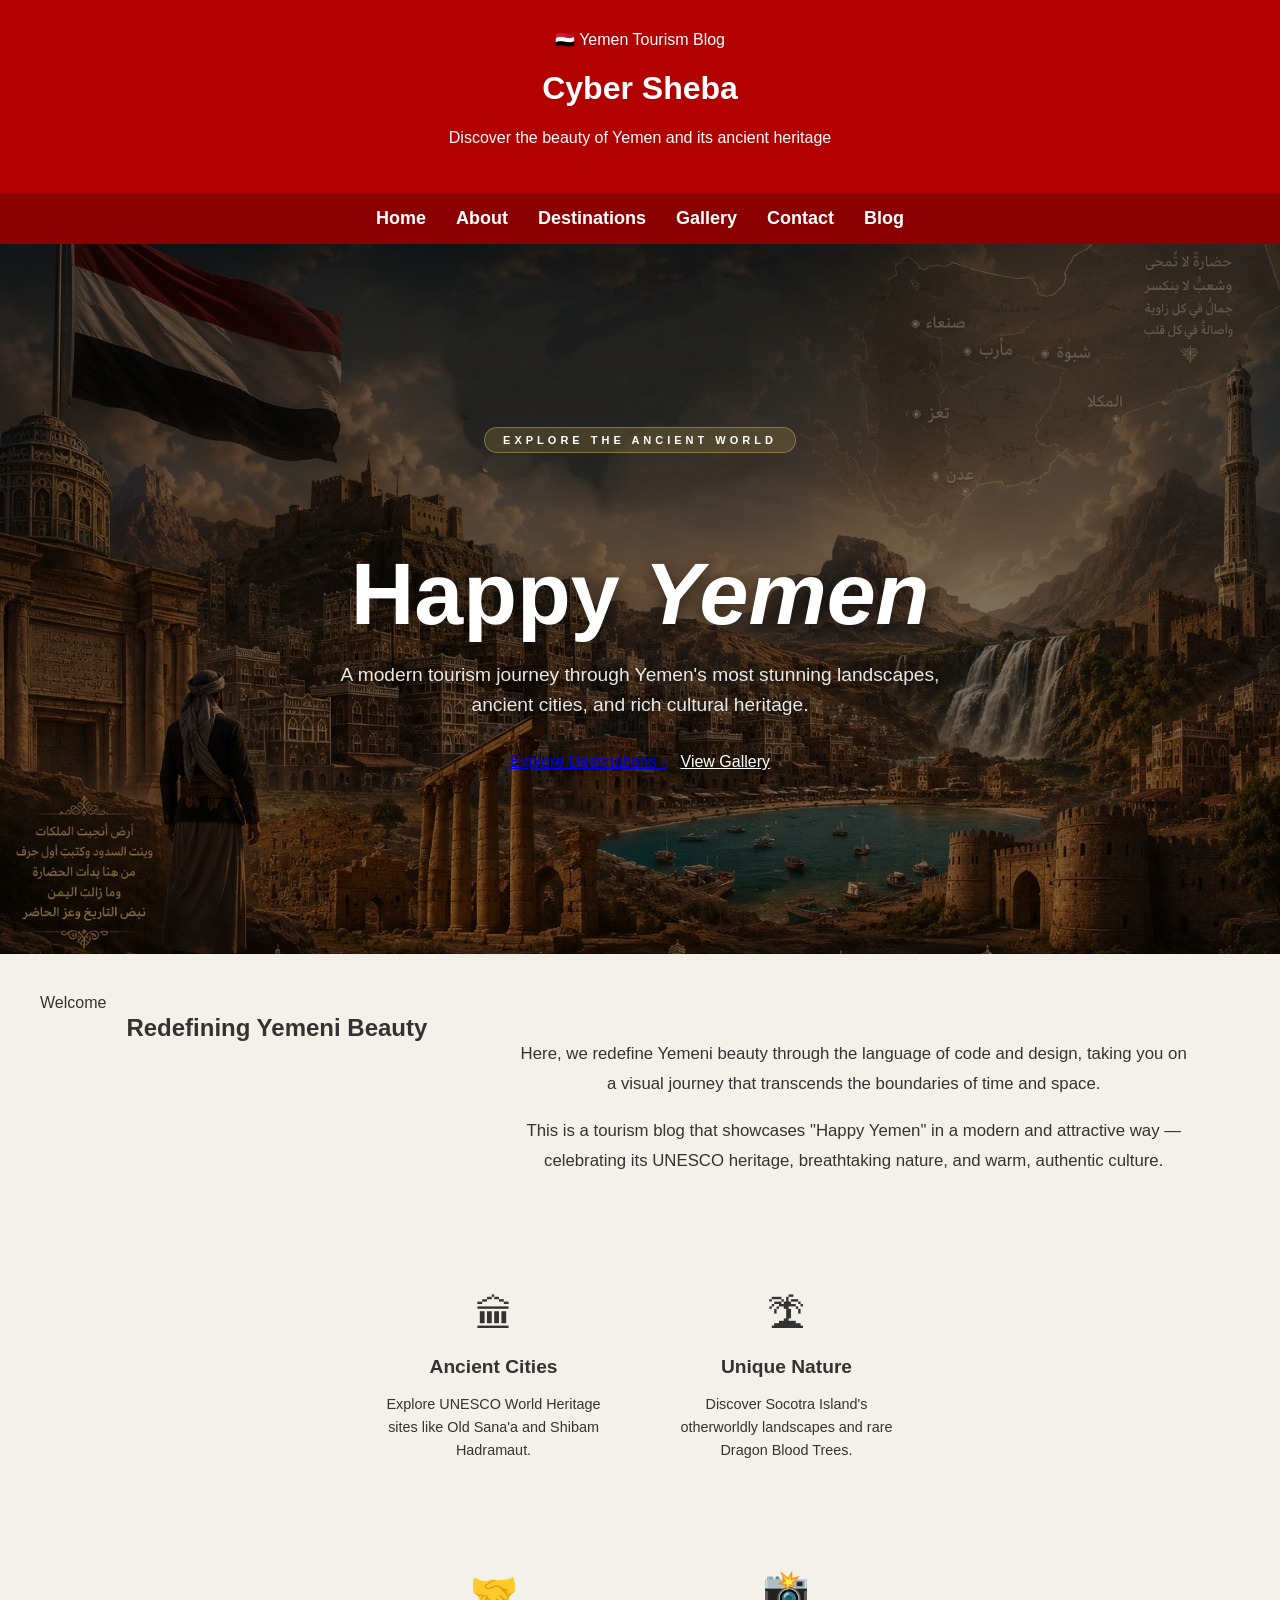
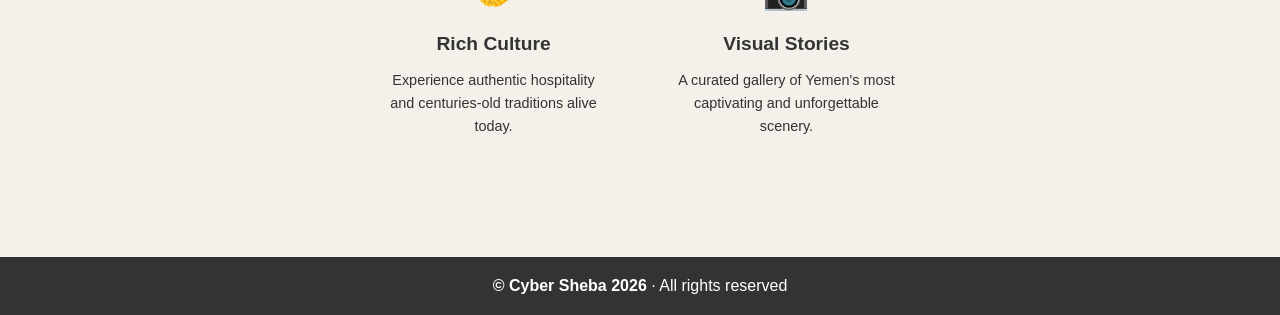
<file: index.html>
<!DOCTYPE html>
<html lang="en" dir="ltr">
<head>
  <meta charset="UTF-8">
  <meta name="viewport" content="width=device-width, initial-scale=1.0">
  <title>Cyber Sheba | Home</title>
  <link rel="stylesheet" href="style.css">
  <style>
    /* Hero specific */
    .hero {
      min-height: 550px;
      /* تم إضافة الصورة هنا مع طبقة تعتيم (شفافية) لبروز النص */
      background:
        linear-gradient(to bottom, rgba(0, 0, 0, 0.6) 0%, rgba(0, 0, 0, 0.4) 100%),
        url('too000.jpg') center/cover no-repeat;
      display: flex;
      flex-direction: column;
      align-items: center;
      justify-content: center;
      text-align: center;
      padding: 80px 24px;
      position: relative;
      color: #fff;
    }
    .hero::after {
      content: '';
      position: absolute;
      bottom: -1px; left: 0; right: 0;
      height: 60px;
      background: var(--cream);
      clip-path: ellipse(60% 100% at 50% 100%);
    }
    .hero-badge {
      font-size: 11px;
      font-weight: 700;
      letter-spacing: 4px;
      text-transform: uppercase;
      color: var(--gold);
      background: rgba(201,168,76,0.2);
      border: 1px solid rgba(201,168,76,0.5);
      padding: 6px 18px;
      border-radius: 40px;
      margin-bottom: 24px;
      display: inline-block;
    }
    .hero h1 {
      font-family: var(--font-display);
      font-size: clamp(3rem, 8vw, 5.5rem);
      font-weight: 700;
      line-height: 1;
      text-shadow: 0 4px 20px rgba(0,0,0,0.6);
      margin-bottom: 4px;
    }
    .hero h1 em {
      font-style: italic;
      color: var(--gold);
    }
    .hero p {
      font-size: 1.2rem;
      color: rgba(255,255,255,0.9);
      max-width: 600px;
      line-height: 1.6;
      margin-top: 18px;
      margin-bottom: 32px;
      text-shadow: 0 2px 10px rgba(0,0,0,0.5);
    }
    .hero-btns { display: flex; gap: 14px; flex-wrap: wrap; justify-content: center; }

    /* Features */
    .features {
      display: grid;
      grid-template-columns: repeat(auto-fit, minmax(220px, 1fr));
      gap: 24px;
      margin-top: 48px;
    }
    .feature-item {
      background: var(--white);
      border-radius: var(--radius);
      padding: 32px 24px;
      text-align: center;
      box-shadow: var(--shadow-sm);
      border-bottom: 3px solid transparent;
      transition: border-color var(--transition), transform var(--transition), box-shadow var(--transition);
    }
    .feature-item:hover {
      border-bottom-color: var(--red);
      transform: translateY(-4px);
      box-shadow: var(--shadow-md);
    }
    .feature-icon { font-size: 2.4rem; margin-bottom: 14px; }
    .feature-item h3 {
      font-family: var(--font-display);
      font-size: 1.2rem;
      color: var(--red-deep);
      margin-bottom: 8px;
    }
    .feature-item p { font-size: 0.9rem; color: var(--gray); line-height: 1.6; }

    /* Intro section */
    .intro-text {
      max-width: 680px;
      margin: 0 auto;
      text-align: center;
    }
    .intro-text p {
      font-size: 1.05rem;
      color: var(--gray);
      line-height: 1.8;
    }
    .intro-text p + p { margin-top: 16px; }
  </style>
</head>
<body>
    <header>
  <div class="header-badge">🇾🇪 Yemen Tourism Blog</div>
  <h1>Cyber Sheba</h1>
  <p class="subtitle">Discover the beauty of Yemen and its ancient heritage</p>
</header>

<nav>
  <a href="index.html" class="active">Home</a>
  <a href="about.html">About</a>
  <a href="destinations.html">Destinations</a>
  <a href="gallery.html">Gallery</a>
  <a href="contact.html">Contact</a>
  <a href="Blog announcement.html">Blog</a>
</nav>

<section class="hero">
  <span class="hero-badge">Explore the Ancient World</span>
  <h1>Happy <em>Yemen</em></h1>
  <p>A modern tourism journey through Yemen's most stunning landscapes, ancient cities, and rich cultural heritage.</p>
  <div class="hero-btns">
    <a href="destinations.html" class="btn btn-primary">Explore Destinations ›</a>
    <a href="gallery.html" class="btn btn-outline" style="border-color:rgba(255,255,255,0.6);color:#fff;">View Gallery</a>
  </div>
</section>

<div class="container">
  <div class="section-label"><span>Welcome</span></div>
  <h2 class="section-title">Redefining Yemeni Beauty</h2>
  <div class="section-line"></div>

  <div class="intro-text" style="margin-top:28px;">
    <p>Here, we redefine Yemeni beauty through the language of code and design, taking you on a visual journey that transcends the boundaries of time and space.</p>
    <p>This is a tourism blog that showcases "Happy Yemen" in a modern and attractive way — celebrating its UNESCO heritage, breathtaking nature, and warm, authentic culture.</p>
  </div>

  <div class="features">
    <div class="feature-item">
      <div class="feature-icon">🏛</div>
      <h3>Ancient Cities</h3>
      <p>Explore UNESCO World Heritage sites like Old Sana'a and Shibam Hadramaut.</p>
    </div>
    <div class="feature-item">
      <div class="feature-icon">🏝</div>
      <h3>Unique Nature</h3>
      <p>Discover Socotra Island's otherworldly landscapes and rare Dragon Blood Trees.</p>
    </div>
    <div class="feature-item">
      <div class="feature-icon">🤝</div>
      <h3>Rich Culture</h3>
      <p>Experience authentic hospitality and centuries-old traditions alive today.</p>
    </div>
    <div class="feature-item">
      <div class="feature-icon">📸</div>
      <h3>Visual Stories</h3>
      <p>A curated gallery of Yemen's most captivating and unforgettable scenery.</p>
    </div>
  </div>
</div>

<footer>
  <strong>© Cyber Sheba 2026</strong> · All rights reserved
</footer>

</body>
</html>
</file>
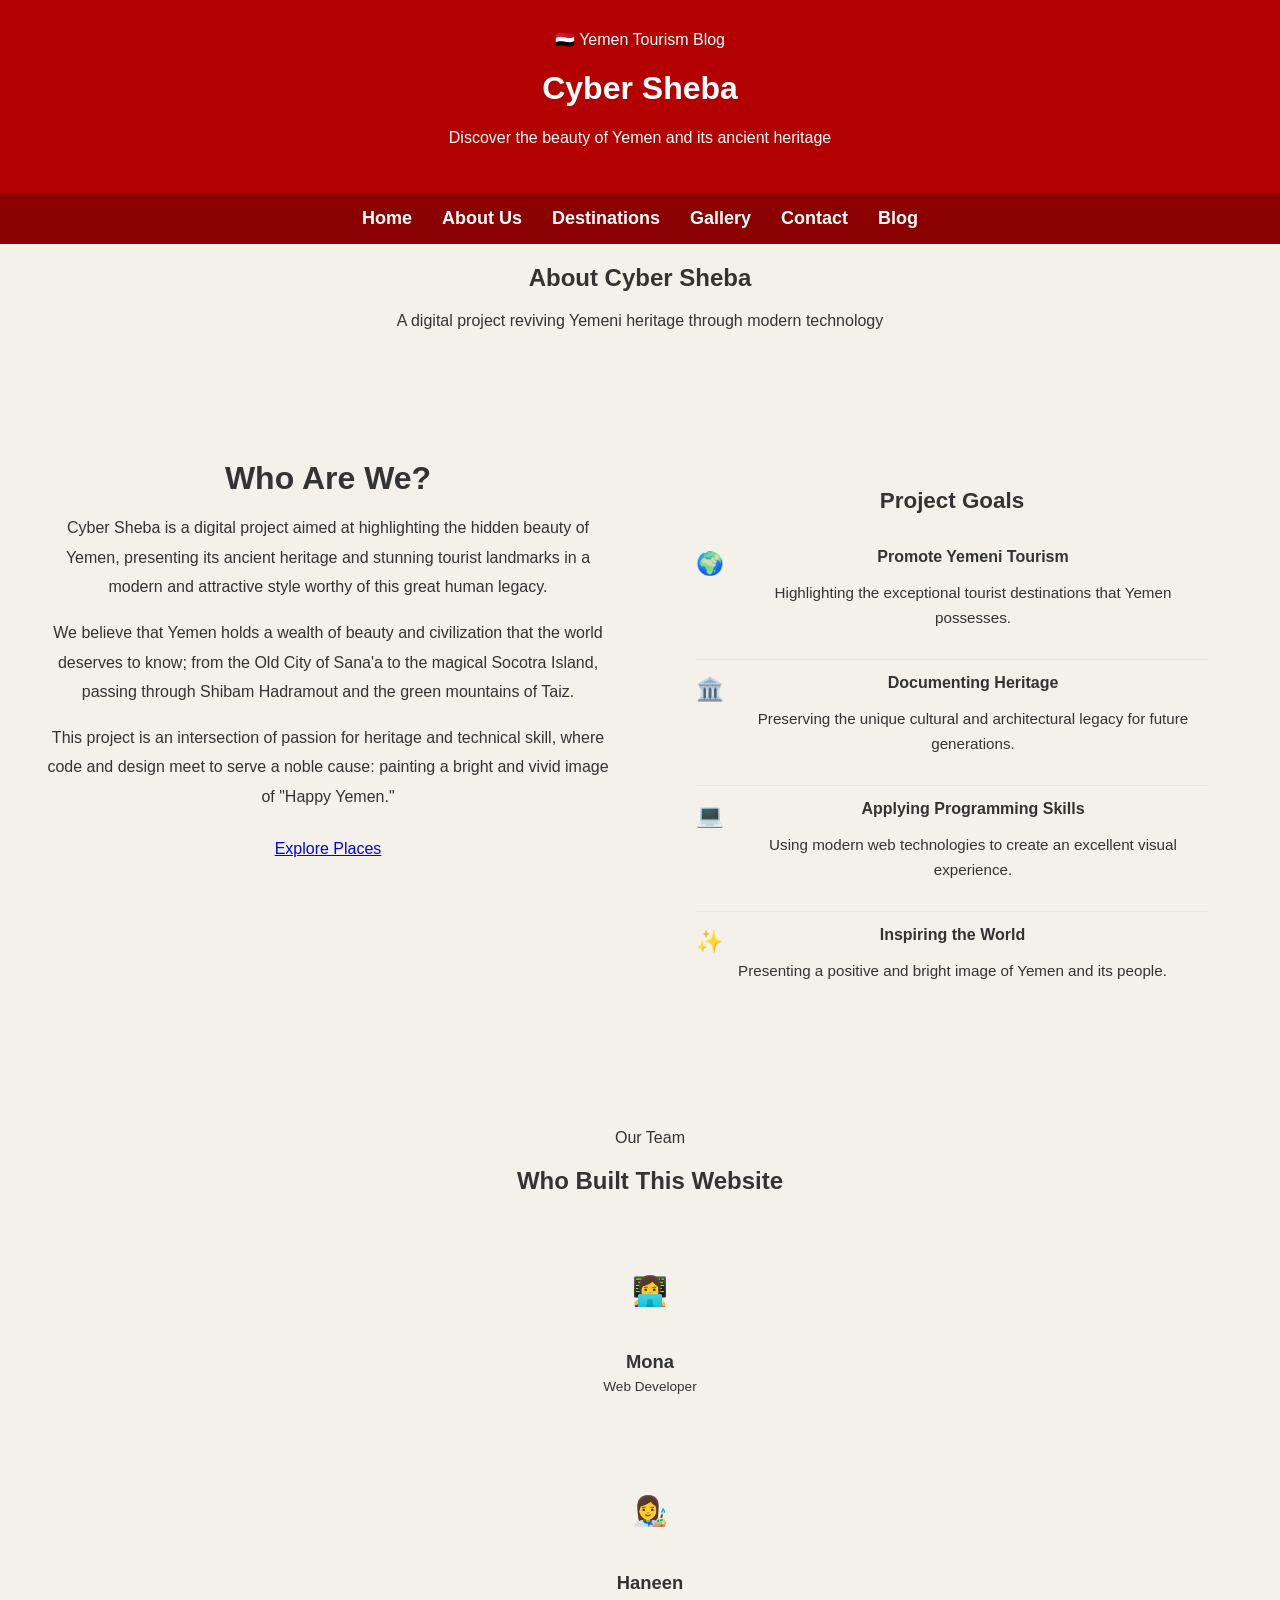
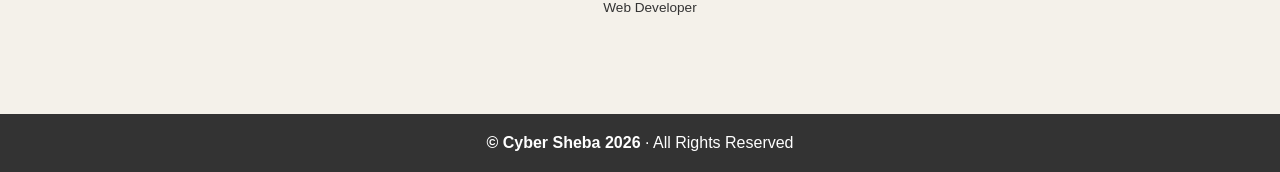
<file: about.html>
<!DOCTYPE html>
<html lang="en" dir="ltr">
<head>
  <meta charset="UTF-8">
  <meta name="viewport" content="width=device-width, initial-scale=1.0">
  <title>Cyber Sheba | About Us</title>
  <link rel="stylesheet" href="style.css">
  <style>
    .about-grid {
      display: grid;
      grid-template-columns: 1fr 1fr;
      gap: 48px;
      align-items: start;
      margin-top: 48px;
    }
    @media (max-width: 700px) { .about-grid { grid-template-columns: 1fr; } }

    .about-text h2 {
      font-family: var(--font-display);
      font-size: 2rem;
      color: var(--red-deep);
      margin-bottom: 16px;
    }
    .about-text p {
      color: var(--gray);
      font-size: 1rem;
      line-height: 1.85;
    }
    .about-text p + p { margin-top: 14px; }

    .about-card {
      background: var(--white);
      border-radius: var(--radius);
      padding: 32px;
      box-shadow: var(--shadow-md);
      border-top: 4px solid var(--red);
    }

    .about-card h3 {
      font-family: var(--font-display);
      font-size: 1.4rem;
      color: var(--red);
      margin-bottom: 20px;
    }

    .goal-item {
      display: flex;
      align-items: flex-start;
      gap: 14px;
      padding: 14px 0;
      border-bottom: 1px solid #ede7de;
    }
    .goal-item:last-child { border-bottom: none; }
    .goal-icon { font-size: 1.4rem; flex-shrink: 0; margin-top: 2px; }
    .goal-item p { color: var(--gray); font-size: 0.95rem; line-height: 1.6; }
    .goal-item strong { color: var(--dark); display: block; margin-bottom: 3px; }

    .team-section { margin-top: 64px; }
    .team-grid {
      display: grid;
      grid-template-columns: repeat(auto-fit, minmax(200px, 1fr));
      gap: 24px;
      margin-top: 32px;
    }
    .team-card {
      background: var(--white);
      border-radius: var(--radius);
      padding: 28px 20px;
      text-align: center;
      box-shadow: var(--shadow-sm);
      transition: transform var(--transition), box-shadow var(--transition);
    }
    .team-card:hover { transform: translateY(-4px); box-shadow: var(--shadow-md); }
    .team-avatar {
      width: 72px; height: 72px;
      border-radius: 50%;
      background: linear-gradient(135deg, var(--red-dark), var(--red));
      display: flex; align-items: center; justify-content: center;
      font-size: 1.8rem;
      margin: 0 auto 16px;
    }
    .team-card h4 {
      font-family: var(--font-display);
      font-size: 1.15rem;
      color: var(--red-deep);
      margin-bottom: 4px;
    }
    .team-card span { font-size: 0.85rem; color: var(--gray); }
  </style>
</head>
<body>

<header>
  <div class="header-badge">🇾🇪 Yemen Tourism Blog</div>
  <h1>Cyber Sheba</h1>
  <p class="subtitle">Discover the beauty of Yemen and its ancient heritage</p>
</header>

<nav>
  <a href="index.html">Home</a>
  <a href="about.html" class="active">About Us</a>
  <a href="destinations.html">Destinations</a>
  <a href="gallery.html">Gallery</a>
  <a href="contact.html">Contact</a>
  <a href="Blog announcement.html">Blog</a>
</nav>

<!-- PAGE HERO -->
<section class="page-hero">
  <h1>About Cyber Sheba</h1>
  <p>A digital project reviving Yemeni heritage through modern technology</p>
</section>

<div class="container">

  <!-- About grid -->
  <div class="about-grid">
    <div class="about-text">
      <h2>Who Are We?</h2>
      <p>
        Cyber Sheba is a digital project aimed at highlighting the hidden beauty of Yemen, presenting its ancient heritage and stunning tourist landmarks in a modern and attractive style worthy of this great human legacy.
      </p>
      <p>
        We believe that Yemen holds a wealth of beauty and civilization that the world deserves to know; from the Old City of Sana'a to the magical Socotra Island, passing through Shibam Hadramout and the green mountains of Taiz.
      </p>
      <p>
        This project is an intersection of passion for heritage and technical skill, where code and design meet to serve a noble cause: painting a bright and vivid image of "Happy Yemen."
      </p>
      <div style="margin-top:28px;">
        <a href="destinations.
        html" class="btn btn-primary">Explore Places</a>
      </div>
    </div>

    <div class="about-card">
      <h3>Project Goals</h3>
      <div class="goal-item">
        <span class="goal-icon">🌍</span>
        <div>
          <strong>Promote Yemeni Tourism</strong>
          <p>Highlighting the exceptional tourist destinations that Yemen possesses.</p>
        </div>
      </div>
      <div class="goal-item">
        <span class="goal-icon">🏛️</span>
        <div>
          <strong>Documenting Heritage</strong>
          <p>Preserving the unique cultural and architectural legacy for future generations.</p>
        </div>
      </div>
      <div class="goal-item">
        <span class="goal-icon">💻</span>
        <div>
          <strong>Applying Programming Skills</strong>
          <p>Using modern web technologies to create an excellent visual experience.</p>
        </div>
      </div>
      <div class="goal-item">
        <span class="goal-icon">✨</span>
        <div>
          <strong>Inspiring the World</strong>
          <p>Presenting a positive and bright image of Yemen and its people.</p>
        </div>
      </div>
    </div>
  </div>

  <div class="divider"></div>

  <!-- Team -->
  <div class="team-section">
    <div class="section-label"><span>Our Team</span></div>
    <h2 class="section-title">Who Built This Website</h2>
    <div class="section-line"></div>
    <div class="team-grid">
      <div class="team-card">
        <div class="team-avatar">👩‍💻</div>
        <h4>Mona</h4>
        <span>Web Developer</span>
      </div>
      <div class="team-card">
        <div class="team-avatar">👩‍🎨</div>
        <h4>Haneen</h4>
        <span>Web Developer</span>
      </div>
    </div>
  </div>

</div>

<footer>
  <strong>© Cyber Sheba 2026</strong> · All Rights Reserved
</footer>

</body>
</html>
</file>
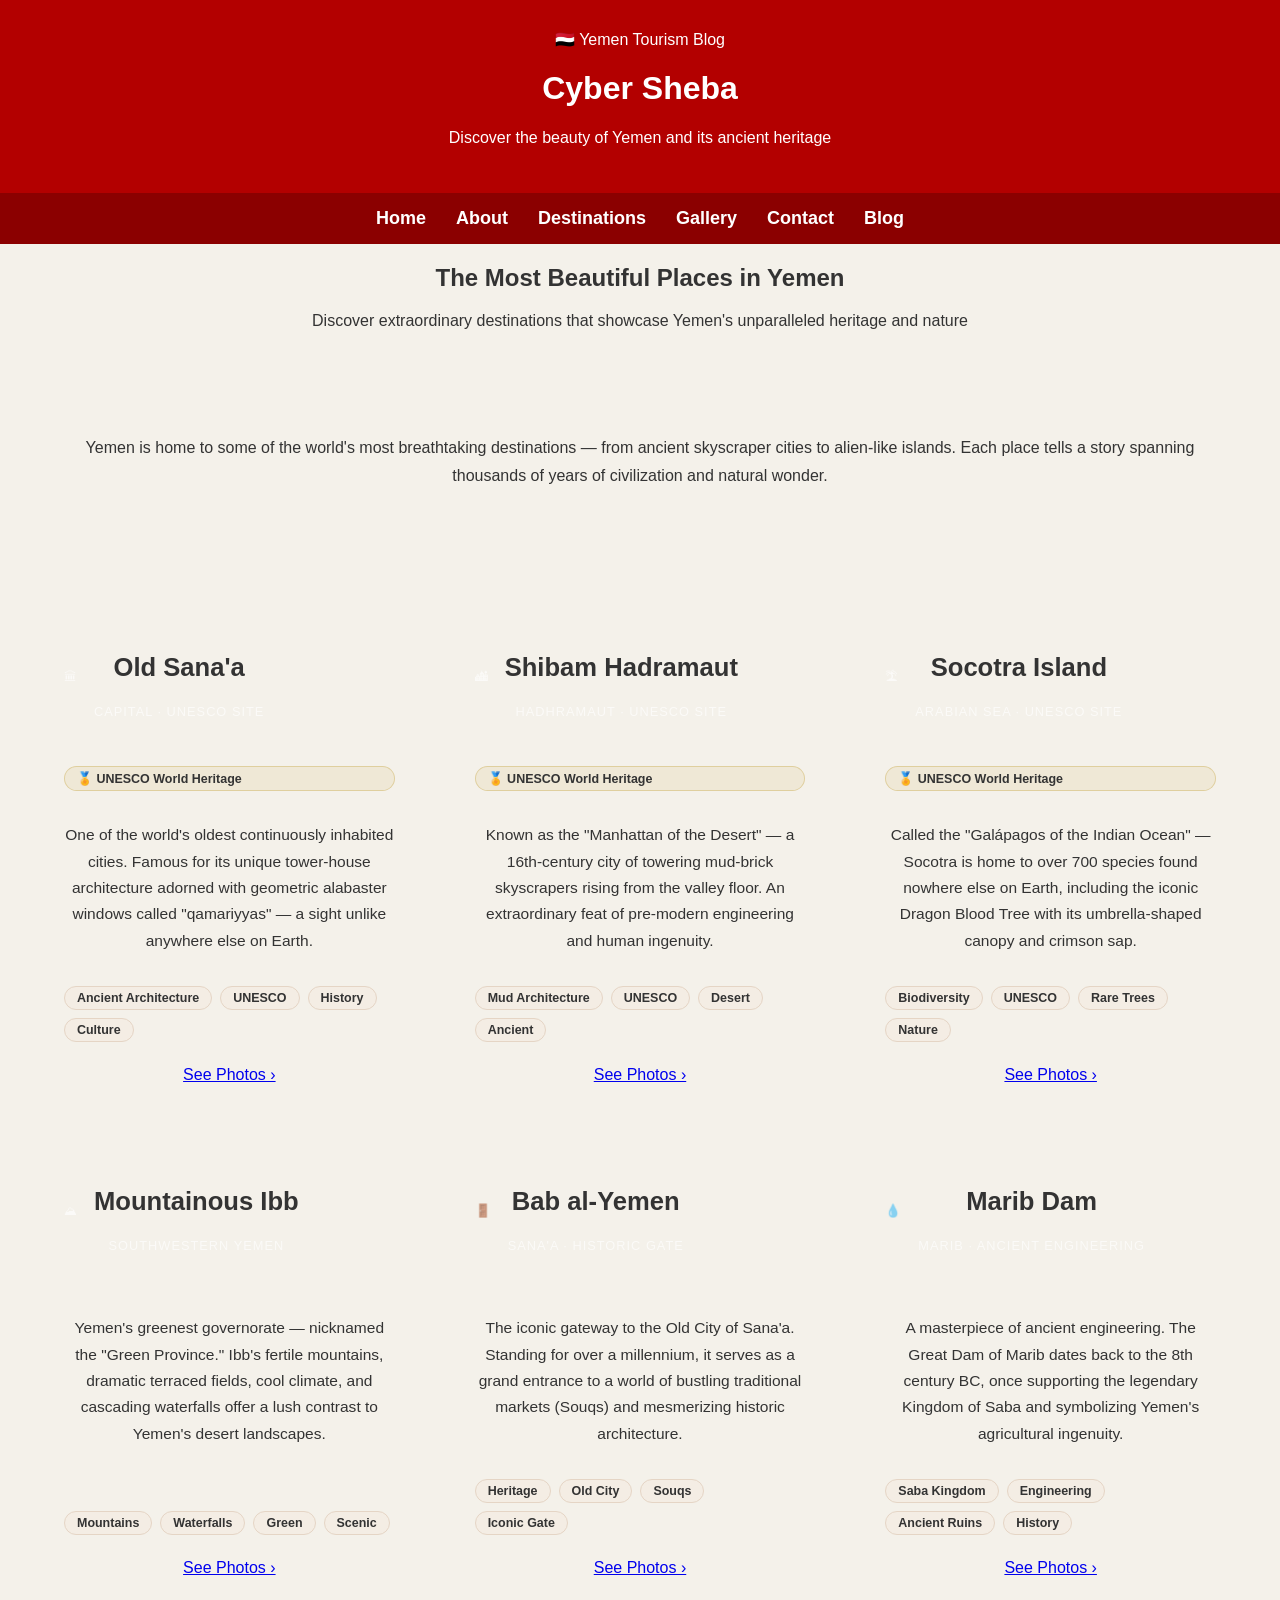
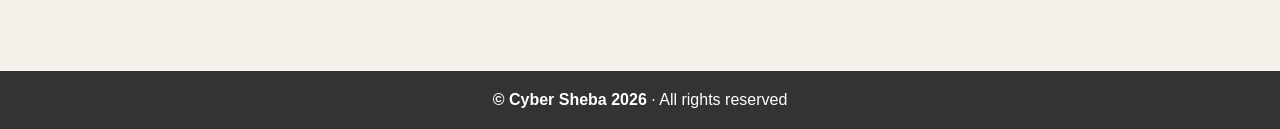
<file: destinations.html>
<!DOCTYPE html>
<html lang="en" dir="ltr">
<head>
  <meta charset="UTF-8">
  <meta name="viewport" content="width=device-width, initial-scale=1.0">
  <title>Cyber Sheba | Destinations</title>
  <link rel="stylesheet" href="style.css">
  <style>
    .dest-grid {
      display: grid;
      grid-template-columns: repeat(auto-fit, minmax(280px, 1fr));
      gap: 32px;
      margin-top: 48px;
    }

    .dest-card {
      background: var(--white);
      border-radius: var(--radius);
      overflow: hidden;
      box-shadow: var(--shadow-sm);
      transition: transform var(--transition), box-shadow var(--transition);
      display: flex;
      flex-direction: column;
    }
    .dest-card:hover {
      transform: translateY(-8px);
      box-shadow: var(--shadow-lg);
    }

    .dest-card-header {
      background: linear-gradient(135deg, var(--red-deep), var(--red));
      padding: 28px 24px 22px;
      color: var(--white);
      display: flex;
      align-items: center;
      gap: 16px;
    }
    .dest-icon { font-size: 2.2rem; }
    .dest-card-header h2 {
      font-family: var(--font-display);
      font-size: 1.6rem;
      font-weight: 700;
      line-height: 1;
    }
    .dest-card-header span {
      font-size: 0.8rem;
      color: rgba(255,255,255,0.65);
      letter-spacing: 1px;
    }

    .dest-card-body {
      padding: 24px;
      flex: 1;
      display: flex;
      flex-direction: column;
      gap: 16px;
    }

    .dest-card-body p {
      color: var(--gray);
      font-size: 0.97rem;
      line-height: 1.7;
    }

    .tags {
      display: flex;
      flex-wrap: wrap;
      gap: 8px;
      margin-top: auto;
    }
    .tag {
      background: #f4ede4;
      color: var(--red-dark);
      font-size: 0.78rem;
      font-weight: 600;
      padding: 4px 12px;
      border-radius: 40px;
      border: 1px solid #e5d5c5;
    }

    .dest-cta {
      padding: 0 24px 24px;
    }

    /* UNESCO Badge */
    .unesco-badge {
      display: inline-flex;
      align-items: center;
      gap: 6px;
      font-size: 0.78rem;
      font-weight: 700;
      color: var(--gold);
      background: rgba(201,168,76,0.12);
      border: 1px solid rgba(201,168,76,0.4);
      padding: 4px 12px;
      border-radius: 40px;
    }

    .intro-box {
      background: var(--white);
      border-radius: var(--radius);
      padding: 32px;
      box-shadow: var(--shadow-sm);
      text-align: center;
      border-top: 4px solid var(--gold);
      margin-bottom: 0;
    }
    .intro-box p { color: var(--gray); line-height: 1.75; font-size: 1rem; }
  </style>
</head>
<body>

<header>
  <div class="header-badge">🇾🇪 Yemen Tourism Blog</div>
  <h1>Cyber Sheba</h1>
  <p class="subtitle">Discover the beauty of Yemen and its ancient heritage</p>
</header>

<nav>
  <a href="index.html">Home</a>
  <a href="about.html">About</a>
  <a href="destinations.html" class="active">Destinations</a>
  <a href="gallery.html">Gallery</a>
  <a href="contact.html">Contact</a>
  <a href="Blog announcement.html">Blog</a>
</nav>

<section class="page-hero">
  <h1>The Most Beautiful Places in Yemen</h1>
  <p>Discover extraordinary destinations that showcase Yemen's unparalleled heritage and nature</p>
</section>

<div class="container">

  <div class="intro-box">
    <p>Yemen is home to some of the world's most breathtaking destinations — from ancient skyscraper cities to alien-like islands. Each place tells a story spanning thousands of years of civilization and natural wonder.</p>
  </div>

  <div class="dest-grid">

    <div class="dest-card">
      <div class="dest-card-header">
        <span class="dest-icon">🏛</span>
        <div>
          <h2>Old Sana'a</h2>
          <span>CAPITAL · UNESCO SITE</span>
        </div>
      </div>
      <div class="dest-card-body">
        <span class="unesco-badge">🏅 UNESCO World Heritage</span>
        <p>One of the world's oldest continuously inhabited cities. Famous for its unique tower-house architecture adorned with geometric alabaster windows called "qamariyyas" — a sight unlike anywhere else on Earth.</p>
        <div class="tags">
          <span class="tag">Ancient Architecture</span>
          <span class="tag">UNESCO</span>
          <span class="tag">History</span>
          <span class="tag">Culture</span>
        </div>
      </div>
      <div class="dest-cta">
        <a href="gallery.html" class="btn btn-outline" style="width:100%;justify-content:center;">See Photos ›</a>
      </div>
    </div>

    <div class="dest-card">
      <div class="dest-card-header">
        <span class="dest-icon">🏙</span>
        <div>
          <h2>Shibam Hadramaut</h2>
          <span>HADHRAMAUT · UNESCO SITE</span>
        </div>
      </div>
      <div class="dest-card-body">
        <span class="unesco-badge">🏅 UNESCO World Heritage</span>
        <p>Known as the "Manhattan of the Desert" — a 16th-century city of towering mud-brick skyscrapers rising from the valley floor. An extraordinary feat of pre-modern engineering and human ingenuity.</p>
        <div class="tags">
          <span class="tag">Mud Architecture</span>
          <span class="tag">UNESCO</span>
          <span class="tag">Desert</span>
          <span class="tag">Ancient</span>
        </div>
      </div>
      <div class="dest-cta">
        <a href="gallery.html" class="btn btn-outline" style="width:100%;justify-content:center;">See Photos ›</a>
      </div>
    </div>

    <div class="dest-card">
      <div class="dest-card-header">
        <span class="dest-icon">🏝</span>
        <div>
          <h2>Socotra Island</h2>
          <span>ARABIAN SEA · UNESCO SITE</span>
        </div>
      </div>
      <div class="dest-card-body">
        <span class="unesco-badge">🏅 UNESCO World Heritage</span>
        <p>Called the "Galápagos of the Indian Ocean" — Socotra is home to over 700 species found nowhere else on Earth, including the iconic Dragon Blood Tree with its umbrella-shaped canopy and crimson sap.</p>
        <div class="tags">
          <span class="tag">Biodiversity</span>
          <span class="tag">UNESCO</span>
          <span class="tag">Rare Trees</span>
          <span class="tag">Nature</span>
        </div>
      </div>
      <div class="dest-cta">
        <a href="gallery.html" class="btn btn-outline" style="width:100%;justify-content:center;">See Photos ›</a>
      </div>
    </div>

    <div class="dest-card">
      <div class="dest-card-header">
        <span class="dest-icon">⛰</span>
        <div>
          <h2>Mountainous Ibb</h2>
          <span>SOUTHWESTERN YEMEN</span>
        </div>
      </div>
      <div class="dest-card-body">
        <p>Yemen's greenest governorate — nicknamed the "Green Province." Ibb's fertile mountains, dramatic terraced fields, cool climate, and cascading waterfalls offer a lush contrast to Yemen's desert landscapes.</p>
        <div class="tags">
          <span class="tag">Mountains</span>
          <span class="tag">Waterfalls</span>
          <span class="tag">Green</span>
          <span class="tag">Scenic</span>
        </div>
      </div>
      <div class="dest-cta">
        <a href="gallery.html" class="btn btn-outline" style="width:100%;justify-content:center;">See Photos ›</a>
      </div>
    </div>

    <div class="dest-card">
      <div class="dest-card-header">
        <span class="dest-icon">🚪</span>
        <div>
          <h2>Bab al-Yemen</h2>
          <span>SANA'A · HISTORIC GATE</span>
        </div>
      </div>
      <div class="dest-card-body">
        <p>The iconic gateway to the Old City of Sana'a. Standing for over a millennium, it serves as a grand entrance to a world of bustling traditional markets (Souqs) and mesmerizing historic architecture.</p>
        <div class="tags">
          <span class="tag">Heritage</span>
          <span class="tag">Old City</span>
          <span class="tag">Souqs</span>
          <span class="tag">Iconic Gate</span>
        </div>
      </div>
      <div class="dest-cta">
        <a href="gallery.html" class="btn btn-outline" style="width:100%;justify-content:center;">See Photos ›</a>
      </div>
    </div>

    <div class="dest-card">
      <div class="dest-card-header">
        <span class="dest-icon">💧</span>
        <div>
          <h2>Marib Dam</h2>
          <span>MARIB · ANCIENT ENGINEERING</span>
        </div>
      </div>
      <div class="dest-card-body">
        <p>A masterpiece of ancient engineering. The Great Dam of Marib dates back to the 8th century BC, once supporting the legendary Kingdom of Saba and symbolizing Yemen's agricultural ingenuity.</p>
        <div class="tags">
          <span class="tag">Saba Kingdom</span>
          <span class="tag">Engineering</span>
          <span class="tag">Ancient Ruins</span>
          <span class="tag">History</span>
        </div>
      </div>
      <div class="dest-cta">
        <a href="gallery.html" class="btn btn-outline" style="width:100%;justify-content:center;">See Photos ›</a>
      </div>
    </div>

  </div>
</div>

<footer>
  <strong>© Cyber Sheba 2026</strong> · All rights reserved
</footer>

</body>
</html>
</file>
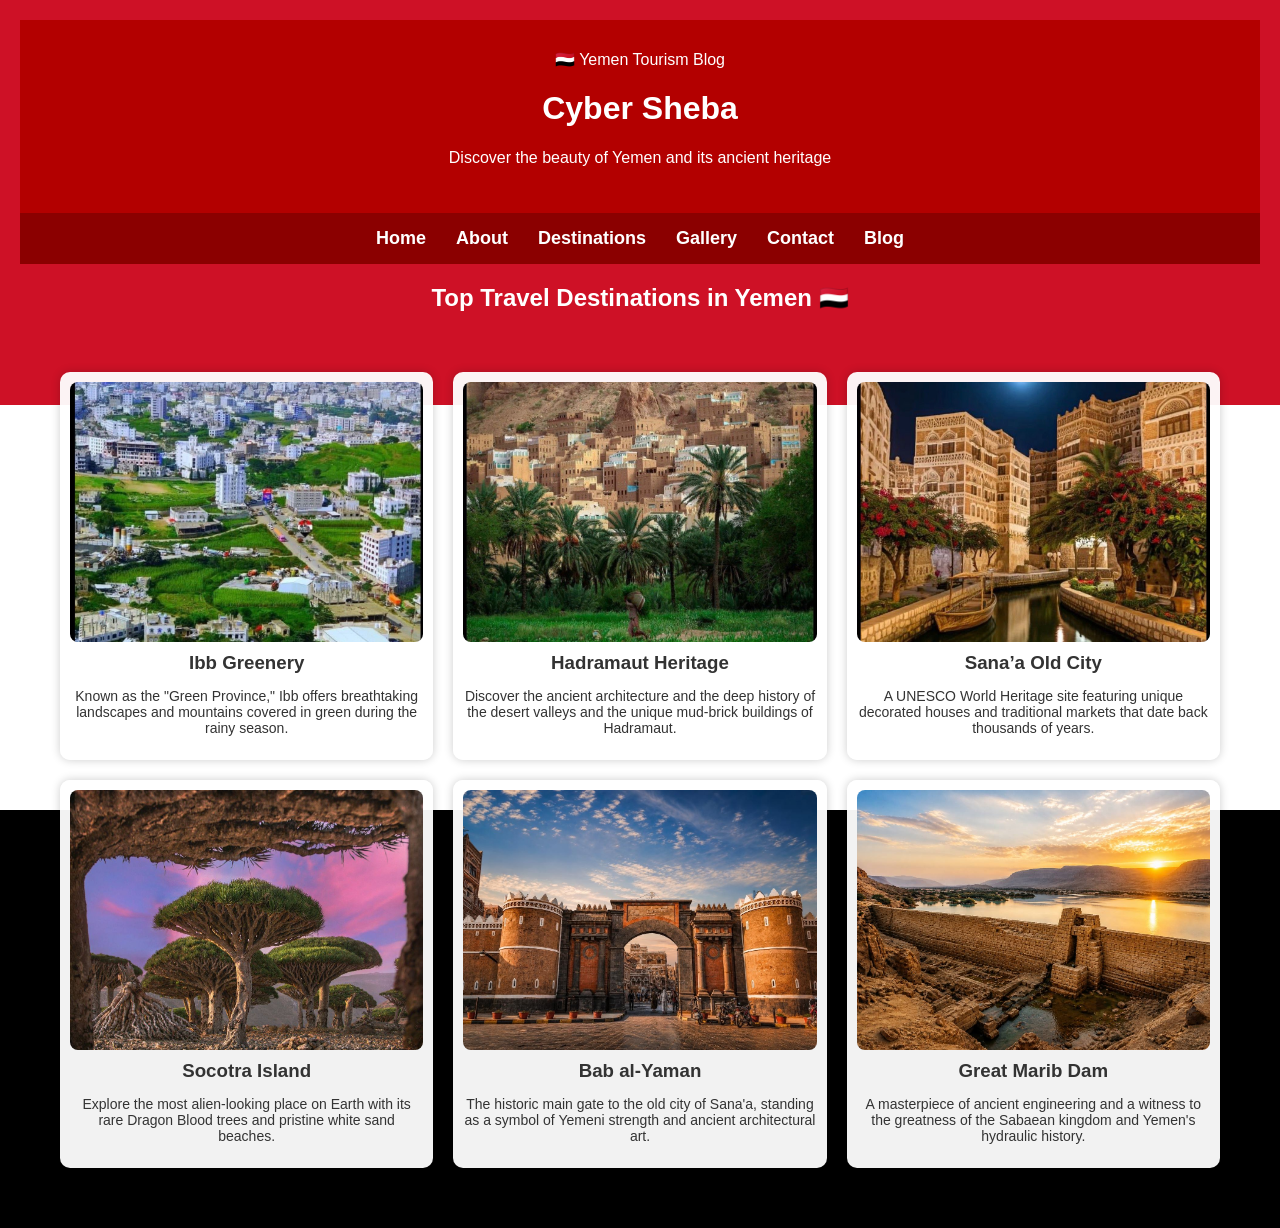
<file: gallery.html>
<!DOCTYPE html>
<html lang="en">
<head>
<meta charset="UTF-8">
<title>Travel Destinations in Yemen</title>
  <meta name="viewport" content="width=device-width, initial-scale=1.0">
  <link rel="stylesheet" href="style.css">

<style>
body {
    font-family: Arial;
    padding: 20px;

    /* خلفية علم اليمن */
    background: linear-gradient(
        to bottom,
        #ce1126 0%,     /* أحمر */
        #ce1126 33%,
        #ffffff 33%,   /* أبيض */
        #ffffff 66%,
        #000000 66%,   /* أسود */
        #000000 100%
    );
}

.container {
    display: grid;
    /* التعديل هنا لجعلها 3 أعمدة ثابتة في الشاشات الكبيرة لتظهر 3 فوق و3 تحت */
    grid-template-columns: repeat(3, 1fr); 
    gap: 20px;
}

/* لجعل الترتيب يتغير في الشاشات الصغيرة (الجوال) */
@media (max-width: 768px) {
    .container {
        grid-template-columns: repeat(auto-fit, minmax(200px, 1fr));
    }
}

.card {
    background: rgba(255,255,255,0.95);
    border-radius: 10px;
    padding: 10px;
    text-align: center;
    box-shadow: 0 0 10px rgba(0,0,0,0.2);
}

.card img {
    width: 100%;
    height: 260px;
    object-fit: cover;
    border-radius: 8px;
    transition: 0.3s;
}

.card img:hover {
    transform: scale(1.05);
}

.card h3 {
    margin: 10px 0 5px;
}

.card p {
    font-size: 14px;
    color: #333;
}
</style>

</head>

<body>
  <header>
  <div class="header-badge">🇾🇪 Yemen Tourism Blog</div>
  <h1>Cyber Sheba</h1>
  <p class="subtitle">Discover the beauty of Yemen and its ancient heritage</p>
</header>

<!-- NAV -->
<nav>
  <a href="index.html" class="active">Home</a>
  <a href="about.html">About</a>
  <a href="destinations.html">Destinations</a>
  <a href="gallery.html">Gallery</a>
  <a href="contact.html">Contact</a>
  <a href="Blog announcement.html">Blog</a>
</nav>


<h2 style="color:white; text-align:center;">Top Travel Destinations in Yemen 🇾🇪</h2>

<div class="container">

    <div class="card">
        <!-- تم تعديل الحرف الأول إلى l صغير ليطابق ملفك -->
        <img src="lbb_001.jpg">
        <h3>Ibb Greenery</h3>
        <p>
        Known as the "Green Province," Ibb offers breathtaking landscapes and mountains 
        covered in green during the rainy season.
        </p>
    </div>

    <div class="card">
        <img src="hadramaut 001.jpg">
        <h3>Hadramaut Heritage</h3>
        <p>
        Discover the ancient architecture and the deep history of the desert valleys 
        and the unique mud-brick buildings of Hadramaut.
        </p>
    </div>

    <div class="card">
        <img src="sana,a000.jpg">
        <h3>Sana’a Old City</h3>
        <p>
        A UNESCO World Heritage site featuring unique decorated houses and traditional 
        markets that date back thousands of years.
        </p>
    </div>

    <div class="card">
        <img src="socotra 001.jpg">
        <h3>Socotra Island</h3>
        <p>
        Explore the most alien-looking place on Earth with its rare Dragon Blood trees 
        and pristine white sand beaches.
        </p>
    </div>

    <div class="card">
        <img src="bab_alyaman 000.jpg">
        <h3>Bab al-Yaman</h3>
        <p>
        The historic main gate to the old city of Sana'a, standing as a symbol 
        of Yemeni strength and ancient architectural art.
        </p>
    </div>

    <div class="card">
        <img src="marib_dam 000.jpg">
        <h3>Great Marib Dam</h3>
        <p>
        A masterpiece of ancient engineering and a witness to the greatness 
        of the Sabaean kingdom and Yemen's hydraulic history.
        </p>
    </div>

</div>

</body>
</html>
</file>
<file: style.css>
/* General Style */
body {
    font-family: 'Segoe UI', Tahoma, Geneva, Verdana, sans-serif;
    margin: 0;
    background-color: #f4f1ea;
    color: #333;
    direction: ltr; /* لضمان الترتيب الإنجليزي الصحيح */
    text-align: center;
}

/* Header - Cyber Sheba Section */
header {
    background-color: #b30000; /* اللون الأحمر الزاهي من صورتك */
    color: white;
    padding: 30px 20px;
}

/* Navigation Bar - Red Bar */
nav {
    background-color: #8b0000; /* الأحمر الغامق للأزرار */
    padding: 15px;
    display: flex;
    justify-content: center;
    gap: 30px;
}

nav a {
    color: white;
    text-decoration: none;
    font-weight: bold;
    font-size: 18px;
    transition: 0.3s;
}

nav a:hover {
    color: #ffeb3b; /* يقلب أصفر عند التأشير */
}

/* Images Container */
.container {
    display: flex;
    flex-wrap: wrap;
    justify-content: center;
    padding: 40px;
    gap: 20px;
}

.city-card {
    background: white;
    border-radius: 10px;
    overflow: hidden;
    box-shadow: 0 4px 8px rgba(0,0,0,0.1);
    width: 300px;
}

img {
    width: 100%;
    height: 200px;
    object-fit: cover;
    display: block;
}

.info {
    padding: 15px;
}

footer {
    background-color: #333;
    color: white;
    padding: 20px;
    margin-top: 30px;
}
</file>
